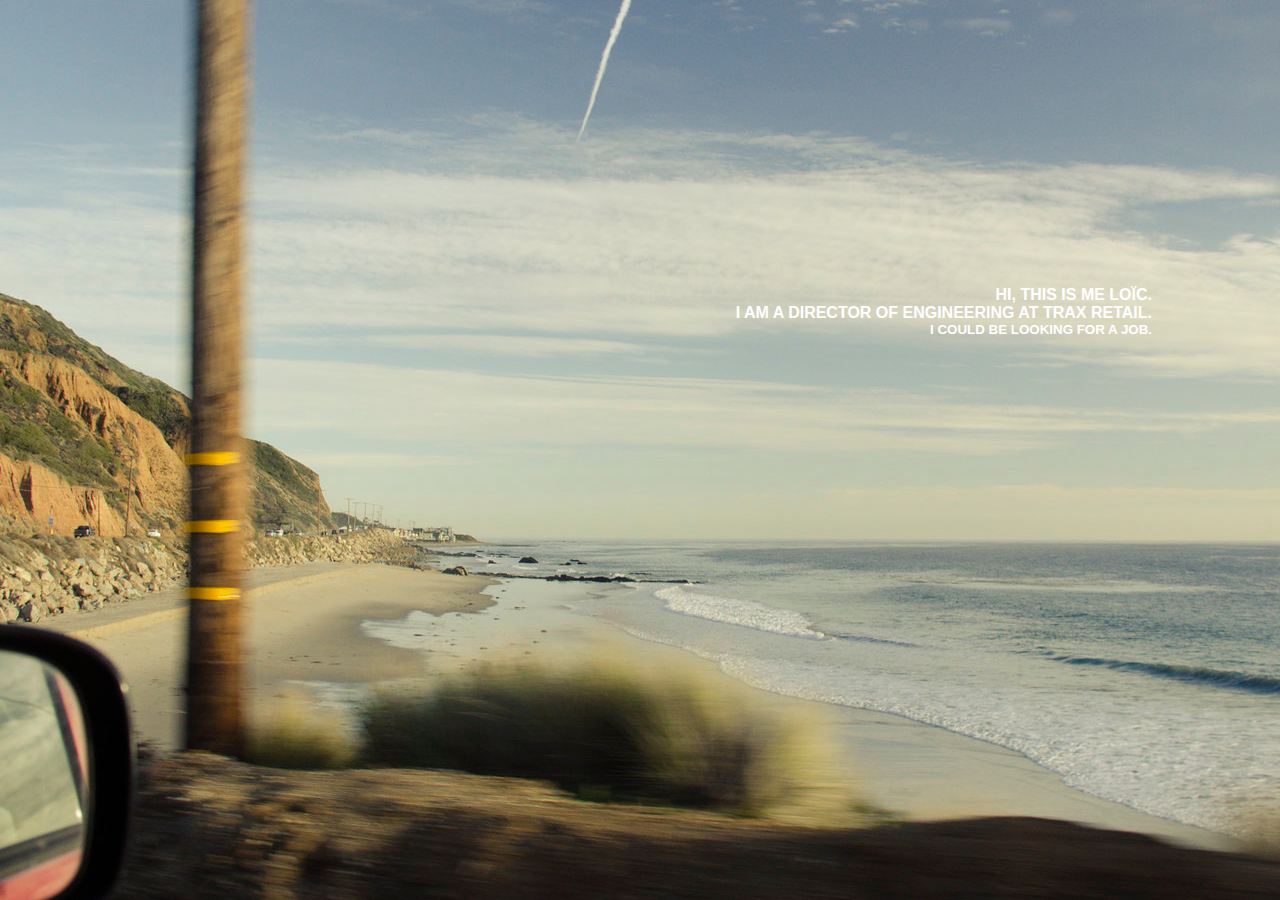
<file: index.html>
<html>
  <head>
    <title>Lo&iuml;c Chollier</title>
    <style>
      body {
        background-image: url("./bg.jpg");
        background-repeat: no-repeat;
        background-position: center center;
      }
      p {
        text-align: right;
        font-family: Helvetica;
        font-weight: bold;
        color: white;
        text-transform: uppercase;
        top: 30%;
        right: 10%;
        position: absolute;
      }
      a {
        text-decoration: none;
        color: white;
      }
    </style>
  </head>
  <body>
    <main>
      <p>
        Hi, this is me <a href="mailto:loic(at)chollier.com">Loïc</a>.<br />I am a
        <a href="https://www.linkedin.com/in/loicchollier/"
          >Director of Engineering</a
        >
        at <a href="https://traxretail.com/">Trax Retail</a>.<br /><small
          >I could be looking for a job.</small
        >
      </p>
    </main>
  </body>
</html>
</file>
